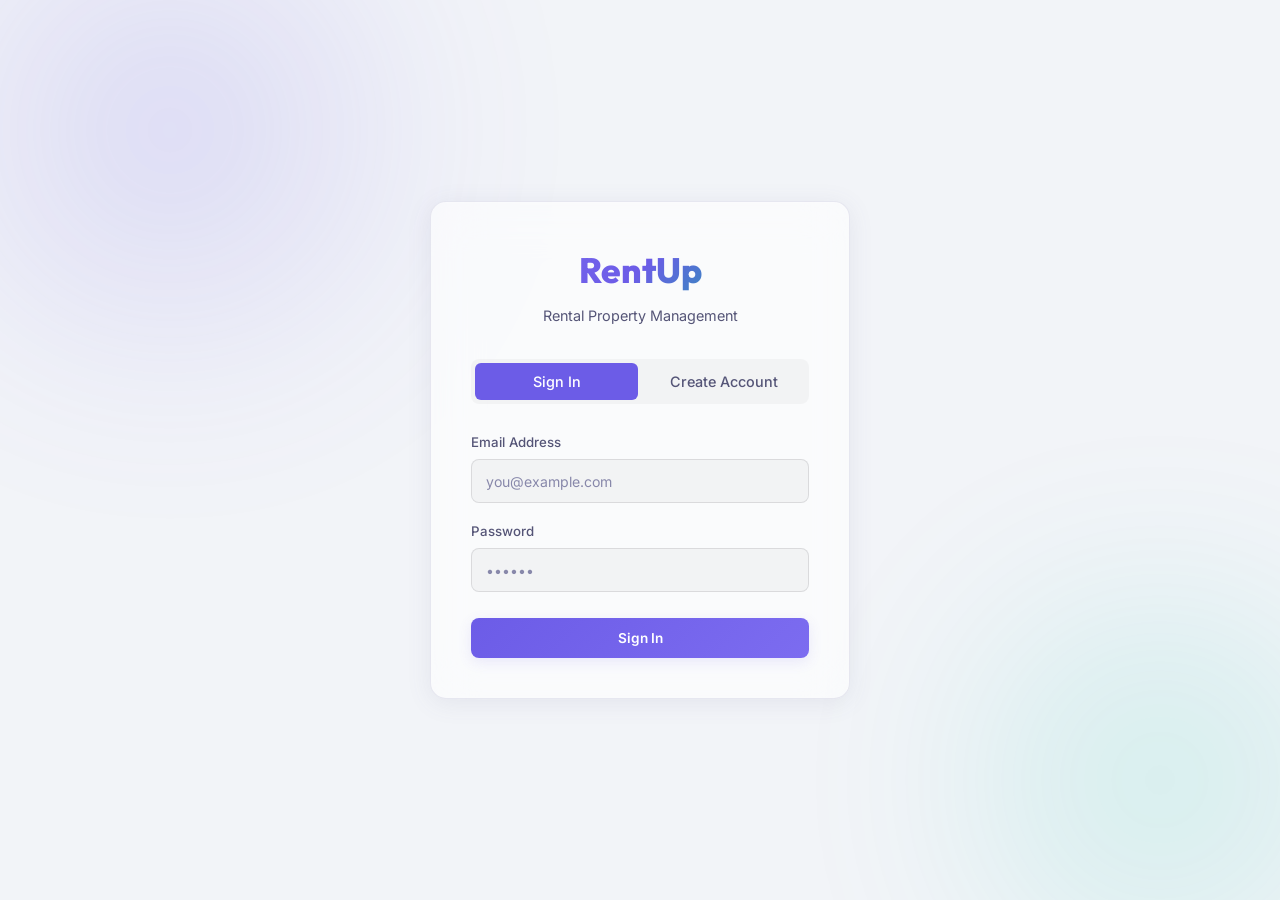
<file: index.html>
<!DOCTYPE html>
<html lang="en" data-theme="light">
<head>
  <meta charset="UTF-8">
  <meta name="viewport" content="width=device-width, initial-scale=1.0, viewport-fit=cover">
  <title>RentUp — Sign In</title>
  <meta name="description" content="RentUp — Modern rental property management for landlords.">
  <link rel="manifest" href="manifest.json">
  <meta name="theme-color" content="#6c5ce7">
  <meta name="apple-mobile-web-app-capable" content="yes">
  <meta name="apple-mobile-web-app-status-bar-style" content="default">
  <link rel="icon" type="image/png" sizes="192x192" href="icon-192.png"><link rel="apple-touch-icon" href="apple-touch-icon.png">
  <script>document.documentElement.setAttribute('data-theme',localStorage.getItem('rentup_theme')||'light');</script>
  <link rel="stylesheet" href="css/style.css">
</head>
<body>
  <div class="bg-mesh"></div>
  <div class="auth-container">
    <div class="auth-card glass slide-up">
      <div class="logo">
        <h1 data-i18n="app_name">RentUp</h1>
        <p data-i18n="app_tagline">Rental Property Management</p>
      </div>
      <div class="auth-tabs">
        <button class="auth-tab active" data-tab="login" data-i18n="auth_signin">Sign In</button>
        <button class="auth-tab" data-tab="register" data-i18n="auth_create_account">Create Account</button>
      </div>
      <form id="login-form" class="auth-form">
        <div class="form-group">
          <label for="login-email" data-i18n="auth_email">Email Address</label>
          <input type="email" id="login-email" class="form-control" placeholder="you@example.com" required>
        </div>
        <div class="form-group">
          <label for="login-password" data-i18n="auth_password">Password</label>
          <input type="password" id="login-password" class="form-control" placeholder="••••••" required>
        </div>
        <button type="submit" class="btn btn-primary" style="width:100%;justify-content:center;margin-top:8px" data-i18n="auth_signin">Sign In</button>
      </form>
      <form id="register-form" class="auth-form" style="display:none;">
        <div class="form-group">
          <label for="register-name" data-i18n="auth_name">Full Name</label>
          <input type="text" id="register-name" class="form-control" required>
        </div>
        <div class="form-group">
          <label for="register-email" data-i18n="auth_email">Email Address</label>
          <input type="email" id="register-email" class="form-control" placeholder="you@example.com" required>
        </div>
        <div class="form-group">
          <label for="register-password" data-i18n="auth_password">Password</label>
          <input type="password" id="register-password" class="form-control" minlength="6" required>
        </div>
        <div class="form-group">
          <label for="register-confirm" data-i18n="auth_confirm_password">Confirm Password</label>
          <input type="password" id="register-confirm" class="form-control" required>
        </div>
        <button type="submit" class="btn btn-primary" style="width:100%;justify-content:center;margin-top:8px" data-i18n="auth_create_account">Create Account</button>
      </form>
    </div>
  </div>
  <script src="https://code.jquery.com/jquery-3.7.1.min.js"></script>
  <script src="js/i18n.js"></script>
  <script src="js/api.js"></script>
  <script src="js/utils.js"></script>
  <script src="js/auth.js"></script>
</body>
</html>
</file>
<file: css/style.css>
/* ============================================================
   RentUp v2 — Design System & Styles
   Liquid Glass UI · Light/Dark · Mobile-First · Lucide Icons
   ============================================================ */

@import url('https://fonts.googleapis.com/css2?family=Inter:wght@300;400;500;600;700&family=Outfit:wght@400;500;600;700;800&display=swap');

:root {
  --font-body: 'Inter', -apple-system, BlinkMacSystemFont, sans-serif;
  --font-heading: 'Outfit', 'Inter', sans-serif;
  --radius: 16px;
  --radius-sm: 10px;
  --radius-xs: 8px;
  --transition: 0.25s cubic-bezier(0.4, 0, 0.2, 1);
  --sidebar-width: 250px;
}

/* Light Theme (default) */
[data-theme="light"] {
  --bg-primary: #f2f4f8;
  --bg-secondary: #e8ecf2;
  --bg-surface: #ffffff;
  --glass-bg: rgba(255,255,255,0.6);
  --glass-border: rgba(200,200,220,0.4);
  --glass-shadow: 0 4px 24px rgba(100,100,140,0.1);
  --glass-hover: rgba(255,255,255,0.8);
  --text-primary: #1a1a2e;
  --text-secondary: #555577;
  --text-muted: #8888aa;
  --accent: #6c5ce7;
  --accent-light: #7c6cf0;
  --accent-glow: rgba(108,92,231,0.12);
  --success: #00b894;
  --success-bg: rgba(0,184,148,0.1);
  --warning: #e6a700;
  --warning-bg: rgba(230,167,0,0.1);
  --danger: #e04040;
  --danger-bg: rgba(224,64,64,0.08);
  --input-bg: rgba(0,0,0,0.03);
  --input-border: rgba(0,0,0,0.1);
  --input-focus: rgba(108,92,231,0.25);
  --divider: rgba(0,0,0,0.06);
  --scrollbar-thumb: rgba(0,0,0,0.1);
  --overlay: rgba(0,0,0,0.35);
}

[data-theme="dark"] {
  --bg-primary: #07070f;
  --bg-secondary: #0e0e1a;
  --bg-surface: #12121f;
  --glass-bg: rgba(255,255,255,0.04);
  --glass-border: rgba(255,255,255,0.08);
  --glass-shadow: 0 4px 24px rgba(0,0,0,0.4);
  --glass-hover: rgba(255,255,255,0.07);
  --text-primary: #f0f0f5;
  --text-secondary: #9c9cb5;
  --text-muted: #5a5a75;
  --accent: #7c6cf0;
  --accent-light: #a29bfe;
  --accent-glow: rgba(124,108,240,0.2);
  --success: #00c9a7;
  --success-bg: rgba(0,201,167,0.12);
  --warning: #ffc048;
  --warning-bg: rgba(255,192,72,0.12);
  --danger: #ff6b6b;
  --danger-bg: rgba(255,107,107,0.1);
  --input-bg: rgba(255,255,255,0.04);
  --input-border: rgba(255,255,255,0.1);
  --input-focus: rgba(124,108,240,0.3);
  --divider: rgba(255,255,255,0.06);
  --scrollbar-thumb: rgba(255,255,255,0.1);
  --overlay: rgba(0,0,0,0.65);
}

/* Reset */
*,*::before,*::after{box-sizing:border-box;margin:0;padding:0}
html{scroll-behavior:smooth}
body{font-family:var(--font-body);background:var(--bg-primary);color:var(--text-primary);min-height:100vh;line-height:1.6;-webkit-font-smoothing:antialiased;overflow-x:hidden}
::-webkit-scrollbar{width:5px}
::-webkit-scrollbar-track{background:transparent}
::-webkit-scrollbar-thumb{background:var(--scrollbar-thumb);border-radius:3px}

/* Animated BG */
.bg-mesh{position:fixed;inset:0;z-index:0;pointer-events:none;overflow:hidden}
.bg-mesh::before,.bg-mesh::after{content:'';position:absolute;border-radius:50%;filter:blur(120px);opacity:0.3;animation:floatMesh 25s ease-in-out infinite alternate}
.bg-mesh::before{width:500px;height:500px;top:-120px;left:-80px;background:radial-gradient(circle,var(--accent) 0%,transparent 70%)}
.bg-mesh::after{width:400px;height:400px;bottom:-80px;right:-80px;background:radial-gradient(circle,#00c9a7 0%,transparent 70%);animation-delay:-12s}
@keyframes floatMesh{0%{transform:translate(0,0) scale(1)}100%{transform:translate(60px,30px) scale(1.1)}}

/* Glass - Liquid Effect */
.glass{background:var(--glass-bg);backdrop-filter:blur(24px);-webkit-backdrop-filter:blur(24px);border:1px solid var(--glass-border);border-radius:var(--radius);box-shadow:var(--glass-shadow), inset 0 1px 1px rgba(255,255,255,0.15);transition:var(--transition);position:relative;overflow:hidden}
.glass::before{content:'';position:absolute;top:0;left:-100%;width:50%;height:100%;background:linear-gradient(to right,rgba(255,255,255,0) 0%,rgba(255,255,255,0.1) 50%,rgba(255,255,255,0) 100%);transform:skewX(-20deg);transition:0.5s}
.glass:hover::before{left:150%}
.glass:hover{background:var(--glass-hover);transform:translateY(-2px);box-shadow:0 8px 32px rgba(100,100,140,0.15), inset 0 1px 1px rgba(255,255,255,0.2)}
.glass-static{background:var(--glass-bg);backdrop-filter:blur(24px);-webkit-backdrop-filter:blur(24px);border:1px solid var(--glass-border);border-radius:var(--radius);box-shadow:var(--glass-shadow), inset 0 1px 1px rgba(255,255,255,0.15)}

/* Auth Layout */
.auth-container{display:flex;align-items:center;justify-content:center;min-height:100vh;padding:20px;position:relative;z-index:1}
.auth-card{width:100%;max-width:420px;padding:40px}
.auth-card .logo{text-align:center;margin-bottom:32px}
.auth-card .logo h1{font-family:var(--font-heading);font-size:2.2rem;font-weight:800;background:linear-gradient(135deg,var(--accent-light),var(--accent),var(--success));-webkit-background-clip:text;-webkit-text-fill-color:transparent;background-clip:text}
.auth-card .logo p{color:var(--text-secondary);font-size:0.9rem;margin-top:6px}
.auth-tabs{display:flex;gap:4px;margin-bottom:28px;background:var(--input-bg);border-radius:var(--radius-xs);padding:4px}
.auth-tab{flex:1;padding:10px;text-align:center;border-radius:6px;border:none;background:transparent;color:var(--text-secondary);font-family:var(--font-body);font-weight:500;font-size:0.9rem;cursor:pointer;transition:var(--transition)}
.auth-tab.active{background:var(--accent);color:#fff}

/* App Layout */
.app-layout{display:flex;min-height:100vh;position:relative;z-index:1;width:100%;overflow-x:hidden}

/* Sidebar */
.sidebar{width:var(--sidebar-width);position:fixed;top:0;left:0;bottom:0;padding:76px 14px 20px;display:flex;flex-direction:column;background:var(--glass-bg);backdrop-filter:blur(30px);-webkit-backdrop-filter:blur(30px);border-right:1px solid var(--glass-border);z-index:100;transition:width 0.3s cubic-bezier(0.4,0,0.2,1), transform 0.3s cubic-bezier(0.4,0,0.2,1);overflow-x:hidden}
.sidebar .brand{font-family:var(--font-heading);font-size:1.4rem;font-weight:800;background:linear-gradient(135deg,var(--accent-light),var(--accent));-webkit-background-clip:text;-webkit-text-fill-color:transparent;background-clip:text;padding:0 8px 16px;border-bottom:1px solid var(--divider);margin-bottom:14px;display:flex;align-items:center;gap:8px;overflow:hidden;white-space:nowrap}
.sidebar .brand i{-webkit-text-fill-color:var(--accent-light);flex-shrink:0}
.sidebar nav{flex:1;display:flex;flex-direction:column;gap:3px}
.sidebar .nav-link{display:flex;align-items:center;gap:10px;padding:11px 12px;border-radius:var(--radius-xs);color:var(--text-secondary);text-decoration:none;font-size:0.88rem;font-weight:500;transition:var(--transition);border:none;background:transparent;cursor:pointer;width:100%;text-align:left;font-family:var(--font-body);min-height:44px;overflow:hidden;white-space:nowrap}
.sidebar .nav-link:hover{color:var(--text-primary);background:var(--glass-hover)}
.sidebar .nav-link.active{color:var(--accent-light);background:var(--accent-glow)}
.sidebar .nav-link i{width:20px;height:20px;flex-shrink:0}
.sidebar .nav-bottom{margin-top:auto;padding-top:14px;border-top:1px solid var(--divider)}
.sidebar .user-info{display:flex;align-items:center;gap:10px;padding:8px}
.sidebar .user-avatar{width:34px;height:34px;border-radius:50%;background:linear-gradient(135deg,var(--accent),var(--success));display:flex;align-items:center;justify-content:center;font-weight:700;font-size:0.82rem;color:#fff;flex-shrink:0}
.sidebar .user-name{font-size:0.82rem;font-weight:600;color:var(--text-primary)}
.sidebar .user-email{font-size:0.7rem;color:var(--text-muted);overflow:hidden;text-overflow:ellipsis;white-space:nowrap;max-width:140px}

/* Sidebar toggle & overlay - Modern Hamburger */
.hamburger{display:flex;position:fixed;top:16px;left:16px;z-index:200;width:44px;height:44px;border-radius:12px;border:1px solid var(--glass-border);background:var(--glass-bg);backdrop-filter:blur(16px);-webkit-backdrop-filter:blur(16px);cursor:pointer;align-items:center;justify-content:center;flex-direction:column;gap:5px;box-shadow:0 4px 12px rgba(0,0,0,0.05);transition:var(--transition)}
.hamburger span{display:block;width:22px;height:2px;background:var(--text-primary);border-radius:2px;transition:var(--transition);transform-origin:left center}
.hamburger.active span:nth-child(1){transform:rotate(45deg) translate(2px, -1px)}
.hamburger.active span:nth-child(2){opacity:0;transform:translateX(10px)}
.hamburger.active span:nth-child(3){transform:rotate(-45deg) translate(2px, 1px)}
.sidebar-overlay{display:none;position:fixed;inset:0;z-index:90}

/* Main Content */
.main-content{flex:1;margin-left:var(--sidebar-width);padding:28px 32px;min-height:100vh;position:relative;transition:margin-left 0.3s cubic-bezier(0.4,0,0.2,1)}

/* Desktop Collapsed Sidebar */
@media(min-width:769px){
  body.sidebar-collapsed .sidebar { width: 80px; }
  body.sidebar-collapsed .main-content { margin-left: 80px; }
  body.sidebar-collapsed .sidebar .brand span,
  body.sidebar-collapsed .sidebar .nav-link span,
  body.sidebar-collapsed .sidebar .user-info > div:not(.user-avatar) { display: none; }
  body.sidebar-collapsed .sidebar .nav-link { justify-content: center; padding: 11px 0; }
  body.sidebar-collapsed .sidebar .brand { justify-content: center; }
  body.sidebar-collapsed .sidebar .user-info { justify-content: center; padding: 8px 0; }
}

/* TopBar (theme + lang toggle) */
.top-bar{display:flex;align-items:center;justify-content:flex-end;gap:8px;margin-bottom:20px}
.top-bar-btn{width:38px;height:38px;border-radius:var(--radius-xs);border:1px solid var(--glass-border);background:var(--glass-bg);color:var(--text-primary);cursor:pointer;display:flex;align-items:center;justify-content:center;font-size:0.85rem;font-weight:700;font-family:var(--font-body);transition:var(--transition);backdrop-filter:blur(10px);-webkit-backdrop-filter:blur(10px)}
.top-bar-btn:hover{background:var(--glass-hover);border-color:var(--accent)}
.top-bar-btn i{width:18px;height:18px}

/* Page Header */
.page-header{display:flex;align-items:center;justify-content:space-between;margin-bottom:24px;flex-wrap:wrap;gap:14px}
.page-header h1{font-family:var(--font-heading);font-size:1.6rem;font-weight:700}
.page-header .subtitle{color:var(--text-secondary);font-size:0.85rem;margin-top:2px}

/* Stats Cards */
.stats-grid{display:grid;grid-template-columns:repeat(auto-fit,minmax(200px,1fr));gap:16px;margin-bottom:24px}
.stat-card{padding:20px}
.stat-card .stat-icon{width:42px;height:42px;border-radius:12px;display:flex;align-items:center;justify-content:center;margin-bottom:12px}
.stat-card .stat-icon i{width:20px;height:20px}
.stat-card .stat-icon.purple{background:var(--accent-glow);color:var(--accent-light)}
.stat-card .stat-icon.green{background:var(--success-bg);color:var(--success)}
.stat-card .stat-icon.yellow{background:var(--warning-bg);color:var(--warning)}
.stat-card .stat-icon.red{background:var(--danger-bg);color:var(--danger)}
.stat-card .stat-value{font-family:var(--font-heading);font-size:1.6rem;font-weight:700;margin-bottom:4px}
.stat-card .stat-label{color:var(--text-secondary);font-size:0.8rem;font-weight:500}

/* Table */
.table-container{overflow-x:auto;-webkit-overflow-scrolling:touch}
table{width:100%;border-collapse:collapse}
thead th{text-align:left;padding:12px 14px;font-size:0.75rem;text-transform:uppercase;letter-spacing:0.05em;color:var(--text-muted);font-weight:600;border-bottom:1px solid var(--divider);white-space:nowrap;cursor:pointer;user-select:none}
thead th:hover{color:var(--text-primary)}
thead th .sort-icon{font-size:0.65rem;margin-left:4px;opacity:0.7;color:var(--accent-light)}
.amt-cell{font-weight:700!important;color:var(--accent-light)!important}
tbody td{padding:12px 14px;font-size:0.85rem;border-bottom:1px solid var(--divider);color:var(--text-secondary)}
tbody tr{transition:var(--transition)}
tbody tr:hover{background:var(--glass-hover)}
tbody tr:last-child td{border-bottom:none}

/* Badges */
.badge{display:inline-flex;align-items:center;padding:4px 12px;border-radius:20px;font-size:0.73rem;font-weight:600;white-space:nowrap}
.badge-success{background:var(--success-bg);color:var(--success)}
.badge-danger{background:var(--danger-bg);color:var(--danger)}
.badge-warning{background:var(--warning-bg);color:var(--warning)}
.badge-accent{background:var(--accent-glow);color:var(--accent-light)}

/* Buttons */
.btn{display:inline-flex;align-items:center;gap:6px;padding:10px 18px;border-radius:var(--radius-xs);font-family:var(--font-body);font-size:0.85rem;font-weight:600;cursor:pointer;border:none;transition:var(--transition);text-decoration:none;white-space:nowrap;min-height:40px}
.btn-primary{background:linear-gradient(135deg,var(--accent),var(--accent-light));color:#fff;box-shadow:0 4px 14px var(--accent-glow)}
.btn-primary:hover{transform:translateY(-1px);box-shadow:0 6px 20px var(--accent-glow)}
.btn-secondary{background:var(--input-bg);color:var(--text-primary);border:1px solid var(--input-border)}
.btn-secondary:hover{background:var(--glass-hover)}
.btn-danger{background:var(--danger-bg);color:var(--danger)}
.btn-danger:hover{background:var(--danger);color:#fff}
.btn-sm{padding:6px 12px;font-size:0.78rem;min-height:32px}
.btn-icon{width:38px;height:38px;padding:0;border-radius:var(--radius-xs);display:inline-flex;align-items:center;justify-content:center;min-height:38px}
.btn-icon i{width:18px;height:18px}

/* Forms */
.form-group{margin-bottom:18px}
.form-group label{display:block;margin-bottom:6px;font-size:0.83rem;font-weight:500;color:var(--text-secondary)}
.form-control{width:100%;padding:11px 14px;border-radius:var(--radius-xs);border:1px solid var(--input-border);background:var(--input-bg);color:var(--text-primary);font-family:var(--font-body);font-size:0.88rem;transition:var(--transition);outline:none;min-height:44px}
.form-control:focus{border-color:var(--accent);box-shadow:0 0 0 3px var(--input-focus)}
.form-control::placeholder{color:var(--text-muted)}
select.form-control{cursor:pointer;-webkit-appearance:none;appearance:none;background-image:url("data:image/svg+xml,%3Csvg xmlns='http://www.w3.org/2000/svg' width='12' height='12' viewBox='0 0 24 24' fill='none' stroke='%23888' stroke-width='2'%3E%3Cpath d='M6 9l6 6 6-6'/%3E%3C/svg%3E");background-repeat:no-repeat;background-position:right 12px center;padding-right:32px}
textarea.form-control{resize:vertical;min-height:80px}

/* Modals */
.modal-overlay{position:fixed;inset:0;background:var(--overlay);z-index:1000;display:none;align-items:center;justify-content:center;padding:20px}
.modal-overlay.active{display:flex}
.modal{width:100%;max-width:480px;max-height:90vh;overflow-y:auto;padding:28px;animation:slideUp 0.25s ease;background:var(--bg-surface)!important;backdrop-filter:none!important}
.modal-header{display:flex;align-items:center;justify-content:space-between;margin-bottom:20px}
.modal-header h2{font-family:var(--font-heading);font-size:1.2rem;font-weight:700}
.modal-close{width:32px;height:32px;border-radius:50%;border:none;background:var(--input-bg);color:var(--text-secondary);cursor:pointer;font-size:1rem;display:flex;align-items:center;justify-content:center;transition:var(--transition)}
.modal-close:hover{background:var(--danger-bg);color:var(--danger)}
.modal-footer{display:flex;gap:10px;justify-content:flex-end;margin-top:24px}

/* Toast */
.toast-container{position:fixed;top:20px;right:20px;z-index:9999;display:flex;flex-direction:column;gap:8px}
.toast{padding:12px 18px;border-radius:var(--radius-xs);min-width:260px;font-size:0.85rem;font-weight:500;display:flex;align-items:center;gap:8px;animation:slideRight 0.3s ease;backdrop-filter:blur(16px);-webkit-backdrop-filter:blur(16px);border:1px solid var(--glass-border)}
.toast-success{background:var(--success-bg);color:var(--success)}
.toast-error{background:var(--danger-bg);color:var(--danger)}
.toast-info{background:var(--accent-glow);color:var(--accent-light)}
.toast.removing{animation:slideOut 0.25s ease forwards}

/* Filters */
.filters-bar{display:flex;gap:10px;flex-wrap:wrap;margin-bottom:18px;align-items:center}
.filters-bar .form-control{width:auto;min-width:150px;padding:8px 12px;font-size:0.83rem;min-height:38px}

/* Empty State */
.empty-state{text-align:center;padding:48px 20px;color:var(--text-muted)}
.empty-state .e-icon{margin-bottom:14px;opacity:0.4}
.empty-state .e-icon i{width:48px;height:48px}
.empty-state h3{font-family:var(--font-heading);font-size:1.1rem;margin-bottom:6px;color:var(--text-secondary)}
.empty-state p{font-size:0.85rem;margin-bottom:16px}

/* Cards Grid */
.cards-grid{display:grid;grid-template-columns:repeat(auto-fill,minmax(280px,1fr));gap:16px}
.item-card{padding:20px;cursor:default}
.item-card .card-header{display:flex;align-items:flex-start;justify-content:space-between;margin-bottom:10px}
.item-card .card-title{font-family:var(--font-heading);font-size:1.05rem;font-weight:600}
.item-card .card-subtitle{font-size:0.8rem;color:var(--text-muted);margin-top:2px}
.item-card .card-body{color:var(--text-secondary);font-size:0.85rem}
.item-card .card-actions{display:flex;gap:6px}
.item-card .card-meta{display:flex;flex-wrap:wrap;gap:8px;align-items:center;margin-top:8px}

/* Settings */
.settings-section{margin-bottom:28px}
.settings-section h3{font-family:var(--font-heading);font-size:1.05rem;font-weight:600;margin-bottom:14px;padding-bottom:10px;border-bottom:1px solid var(--divider);display:flex;align-items:center;gap:8px}
.settings-section h3 i{width:18px;height:18px}
.setting-row{display:flex;align-items:center;justify-content:space-between;padding:14px 0;border-bottom:1px solid var(--divider);gap:12px}
.setting-row:last-child{border-bottom:none}
.setting-label .title{font-weight:500;font-size:0.88rem}
.setting-label .desc{font-size:0.78rem;color:var(--text-muted);margin-top:2px}

/* Section Divider */
.section-divider{margin:28px 0 24px;padding-top:4px}
.section-divider h2{font-family:var(--font-heading);font-size:1.15rem;font-weight:700;display:flex;align-items:center;gap:8px}
.section-divider h2 i{width:20px;height:20px;color:var(--accent-light)}
.section-divider .subtitle{color:var(--text-secondary);font-size:0.83rem;margin-top:2px}

/* Spinner */
.spinner{width:32px;height:32px;border:3px solid var(--input-border);border-top-color:var(--accent);border-radius:50%;animation:spin 0.8s linear infinite;margin:32px auto}
@keyframes spin{to{transform:rotate(360deg)}}

/* Animations */
@keyframes fadeIn{from{opacity:0}to{opacity:1}}
@keyframes slideUp{from{opacity:0;transform:translateY(16px)}to{opacity:1;transform:translateY(0)}}
@keyframes slideRight{from{opacity:0;transform:translateX(30px)}to{opacity:1;transform:translateX(0)}}
@keyframes slideOut{from{opacity:1;transform:translateX(0)}to{opacity:0;transform:translateX(50px)}}
.fade-in{animation:fadeIn 0.3s ease}
.slide-up{animation:slideUp 0.4s ease}

/* Calc values in billing */
.calc-value{font-weight:600;color:var(--accent-light)}
.total-value{font-weight:700;font-size:0.9rem;color:var(--success)}

/* ---- Responsive ---- */
@media(max-width:768px){
  .sidebar{transform:translateX(-100%)}
  body.sidebar-open .sidebar{transform:translateX(0)}
  body.sidebar-open .sidebar-overlay{display:block}
  .main-content{margin-left:0;padding:16px;padding-top:72px}
  .stats-grid{grid-template-columns:repeat(2,1fr);gap:10px}
  .stat-card{padding:16px}
  .stat-card .stat-value{font-size:1.3rem}
  .cards-grid{grid-template-columns:1fr}
  .page-header{flex-direction:column;align-items:flex-start;gap:12px}
  .page-header .actions-row{width:100%;display:flex;gap:8px}
  .filters-bar{flex-direction:column;align-items:stretch;gap:8px}
  .filters-bar .form-control{width:100%!important}
  .filters-bar button {width:100%;margin-left:0!important;justify-content:center}
  .modal{max-width:100%;padding:20px}
  .table-container{font-size:0.85rem;overflow:visible}
  table, thead, tbody, th, td, tr { display: block; }
  thead { display: none; }
  tbody tr { margin-bottom: 16px; background: var(--bg-surface); border-radius: var(--radius-sm); border: 1px solid var(--glass-border); box-shadow: 0 2px 8px rgba(0,0,0,0.04); padding: 8px; transition: var(--transition); }
  tbody tr:hover { transform: translateY(-2px); box-shadow: 0 4px 12px rgba(0,0,0,0.08); }
  tbody td { display: flex; justify-content: space-between; align-items: center; padding: 10px 8px; border-bottom: 1px dashed var(--divider); text-align: right; }
  tbody td:last-child { border-bottom: none; }
#pdf-export-wrap {background: #fff; border: none;}
#pdf-export-wrap table {display: table !important; width: 100% !important;}
#pdf-export-wrap thead {display: table-header-group !important;}
#pdf-export-wrap tbody {display: table-row-group !important;}
#pdf-export-wrap tr {display: table-row !important; border: none !important;}
#pdf-export-wrap th, #pdf-export-wrap td {display: table-cell !important; padding: 8px !important;}
#pdf-export-wrap td::before {display: none !important;}
  tbody td::before { content: attr(data-label); font-weight: 600; color: var(--text-muted); font-size: 0.75rem; text-transform: uppercase; letter-spacing: 0.05em; text-align: left; padding-right: 12px; }
  .amt-cell { text-align: right; }
  .top-bar{margin-bottom:14px}
  .toast-container{left:16px;right:16px}
  .toast{min-width:auto}
}
@media(max-width:480px){
  .stats-grid{grid-template-columns:1fr}
  .auth-card{padding:24px 18px}
  .btn{padding:10px 14px;font-size:0.82rem}
}

/* Charts */
/*.charts-grid{display:grid;grid-template-columns:repeat(auto-fit,minmax(280px,1fr));gap:16px}
.chart-card{padding:20px;height:280px}
@media(max-width:768px){.charts-grid{grid-template-columns:1fr}.chart-card{height:220px}}*/

/* Charts */
.charts-grid{
  display:grid;
  grid-template-columns:repeat(auto-fit,minmax(280px,1fr));
  gap:16px
}

.chart-card{
  padding:20px;
  height:280px;
  min-width:0;
}

.chart-container{
  position:relative;
  height:calc(100% - 24px);
  width:100%;
}

.chart-scroll{
  overflow-x:auto;
  overflow-y:hidden;
  -webkit-overflow-scrolling:touch;
  scrollbar-width:thin;
  touch-action:pan-x;
}

.chart-scroll-inner{
  position:relative;
  height:100%;
  min-width:100%;
}

/* Fixed chart Y-axis + scrollable plot area */
.chart-layout{
  display:flex;
  height:calc(100% - 24px);
  width:100%;
  min-width:0;
}

.chart-y-axis{
  position:relative;
  flex:0 0 48px;
  height:100%;
  background:transparent;
  z-index:2;
  overflow:hidden;
}

.chart-y-axis span{
  position:absolute;
  right:6px;
  transform:translateY(-50%);
  font-size:10px;
  line-height:1;
  color:var(--text-muted);
  white-space:nowrap;
  pointer-events:none;
}

/* Fixed legend */
.chart-legend{
  min-height:18px;
  margin:0 0 6px;
  display:flex;
  align-items:center;
  justify-content:center;
  gap:14px;
  flex-wrap:wrap;
  font-size:11px;
  color:var(--text-muted);
}

.chart-legend span{
  display:inline-flex;
  align-items:center;
  gap:5px;
  white-space:nowrap;
}

.chart-legend i{
  width:11px;
  height:8px;
  border-radius:2px;
  display:inline-block;
  flex:0 0 auto;
}

@media(max-width:768px){
  .charts-grid{
    grid-template-columns:1fr
  }

  .chart-card{
    height:240px
  }
   .chart-y-axis{
  flex-basis:44px;
}

.chart-legend{
  gap:10px;
  font-size:10px;
}
}

/* Status Toggle Button */
.status-toggle{cursor:pointer;border:none;font-family:var(--font-body);transition:var(--transition)}
.status-toggle:hover{filter:brightness(1.15);transform:scale(1.05)}

/* iOS safe area */
@supports(padding-bottom:env(safe-area-inset-bottom)){
  .sidebar{padding-bottom:calc(20px + env(safe-area-inset-bottom))}
  .main-content{padding-bottom:calc(28px + env(safe-area-inset-bottom))}
}
</file>
